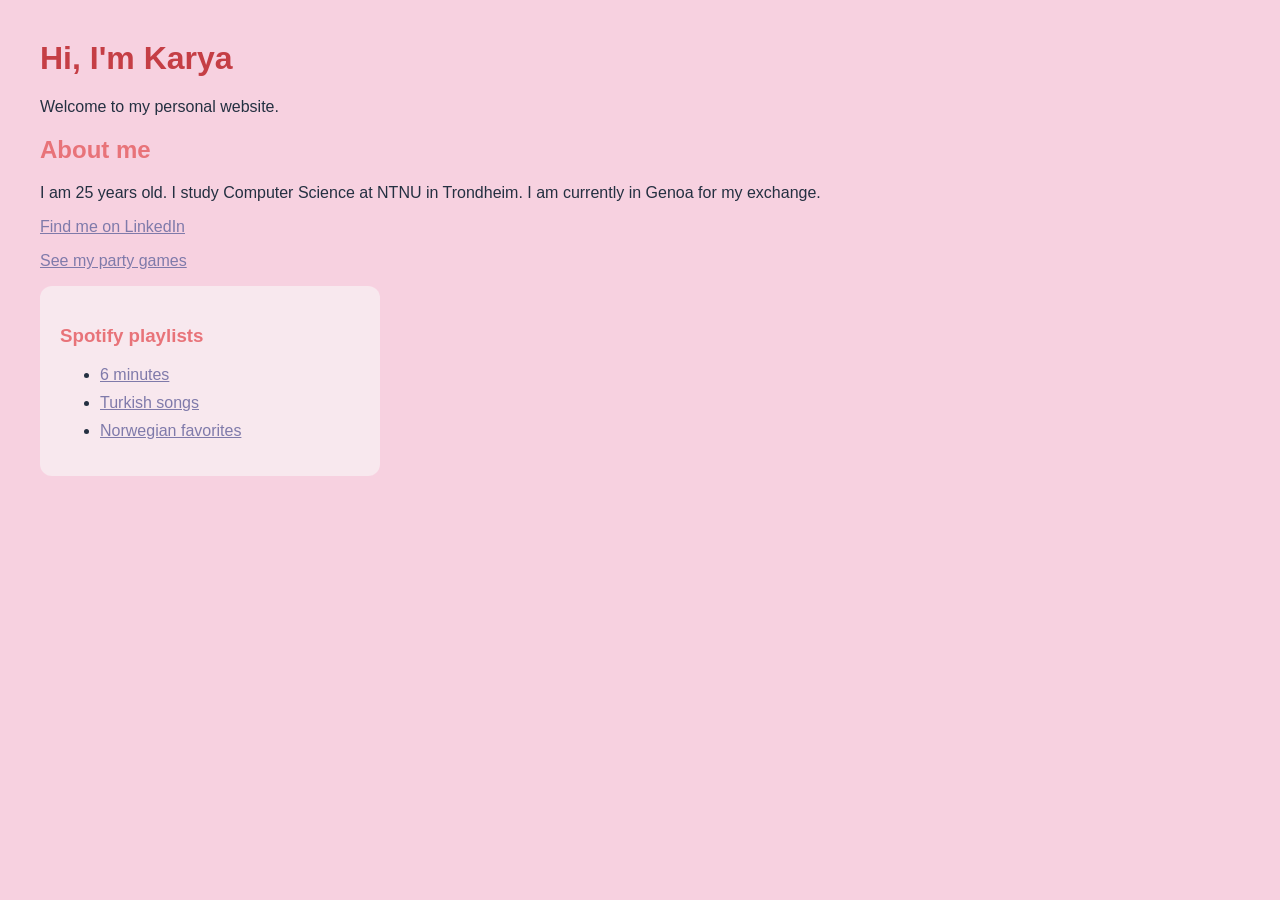
<file: index.html>
<!doctype html>
<html lang="en">
    <head>
        <title>My website</title>
        <link rel="stylesheet" href="styles.css">
    </head>
    <body>
        <h1>Hi, I'm Karya</h1>
        <p>Welcome to my personal website.</p>

        <h2>About me</h2>
        <p>I am 25 years old. I study Computer Science at NTNU in Trondheim. I am currently in Genoa for my exchange.</p>
        <p><a href="https://www.linkedin.com/in/karya-vindstad-a56b75207">Find me on LinkedIn</a></p>
        <p><a href="games/index.html">See my party games</a></p>

        <section class="playlists">
            <h3>Spotify playlists</h3>
            <ul>
                <li><a href="https://open.spotify.com/playlist/5oV7sH60E0EEAgHSTPk22e?si=580a1b53340f4334">6 minutes</a></li>
                <li><a href="https://open.spotify.com/playlist/5jmWBZzPhd5KuMeLVPxfdE?si=0834c93c84b74629">Turkish songs</a></li>
                <li><a href="https://open.spotify.com/playlist/4MFfOWvLecti5mJ8hhvQUZ?si=0f435aa97d794d61">Norwegian favorites</a></li>
            </ul>
        </section>
    </body>
</html>
</file>
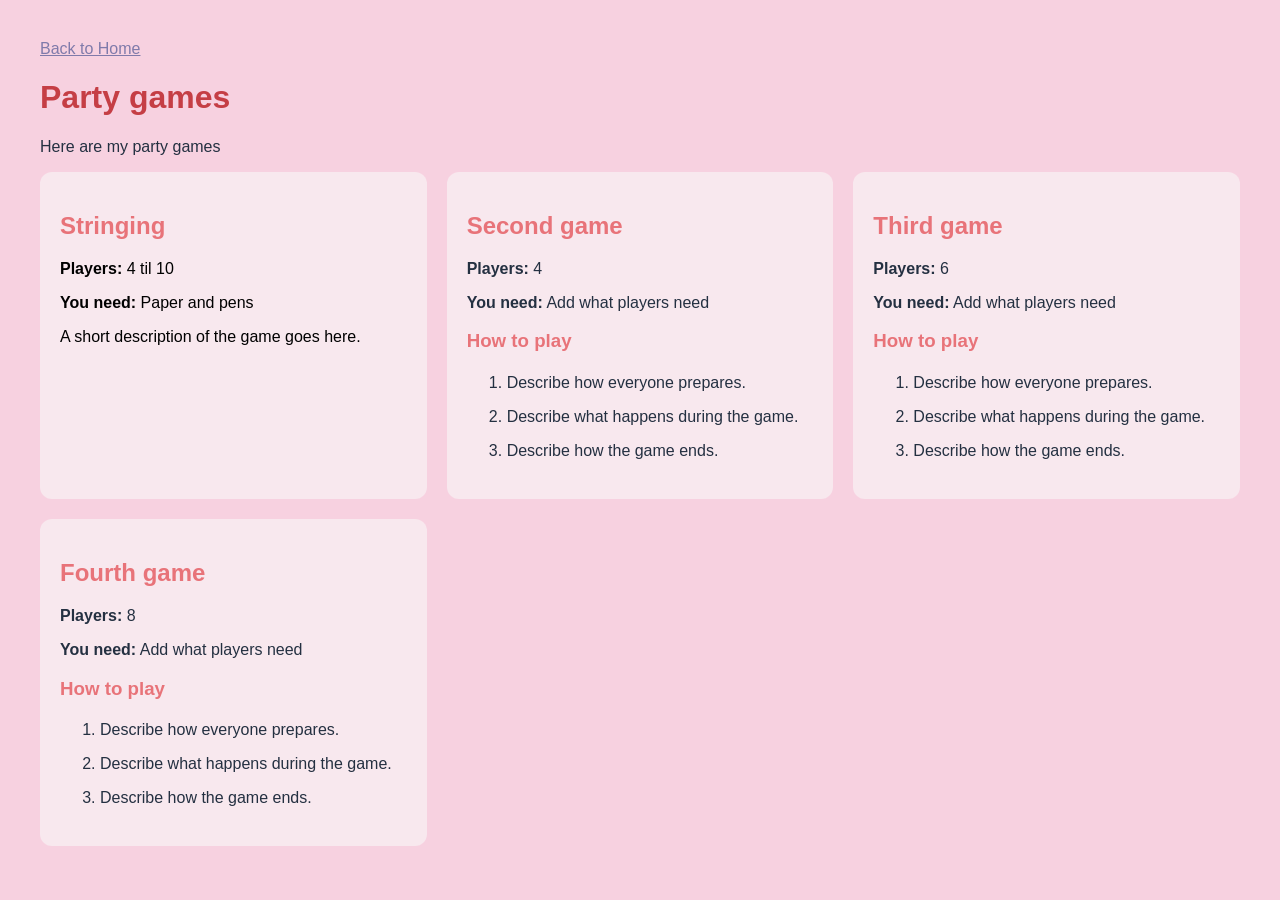
<file: games/index.html>
<!doctype html>
<html lang="en">
    <head>
        <title>Party games</title>
        <link rel="stylesheet" href="../styles.css">
    </head>
    <body>
        <p><a href="../index.html">Back to Home</a></p>
        <h1>Party games</h1>
        <p>Here are my party games</p>

        <div class="game-grid">
            <a class="game" href="stringing.html">
                <h2>Stringing</h2>

                <p><strong>Players:</strong> 4 til 10</p>
                <p><strong>You need:</strong> Paper and pens</p>
                <p>A short description of the game goes here.</p>
            </a>

            <section class="game">
                <h2>Second game</h2>

                <p><strong>Players:</strong> 4</p>
                <p><strong>You need:</strong> Add what players need</p>

                <h3>How to play</h3>
                <ol>
                    <li>Describe how everyone prepares.</li>
                    <li>Describe what happens during the game.</li>
                    <li>Describe how the game ends.</li>
                </ol>
            </section>

            <section class="game">
                <h2>Third game</h2>

                <p><strong>Players:</strong> 6</p>
                <p><strong>You need:</strong> Add what players need</p>

                <h3>How to play</h3>
                <ol>
                    <li>Describe how everyone prepares.</li>
                    <li>Describe what happens during the game.</li>
                    <li>Describe how the game ends.</li>
                </ol>
            </section>

            <section class="game">
                <h2>Fourth game</h2>

                <p><strong>Players:</strong> 8</p>
                <p><strong>You need:</strong> Add what players need</p>

                <h3>How to play</h3>
                <ol>
                    <li>Describe how everyone prepares.</li>
                    <li>Describe what happens during the game.</li>
                    <li>Describe how the game ends.</li>
                </ol>
            </section>
        </div>
    </body>
</html>
</file>
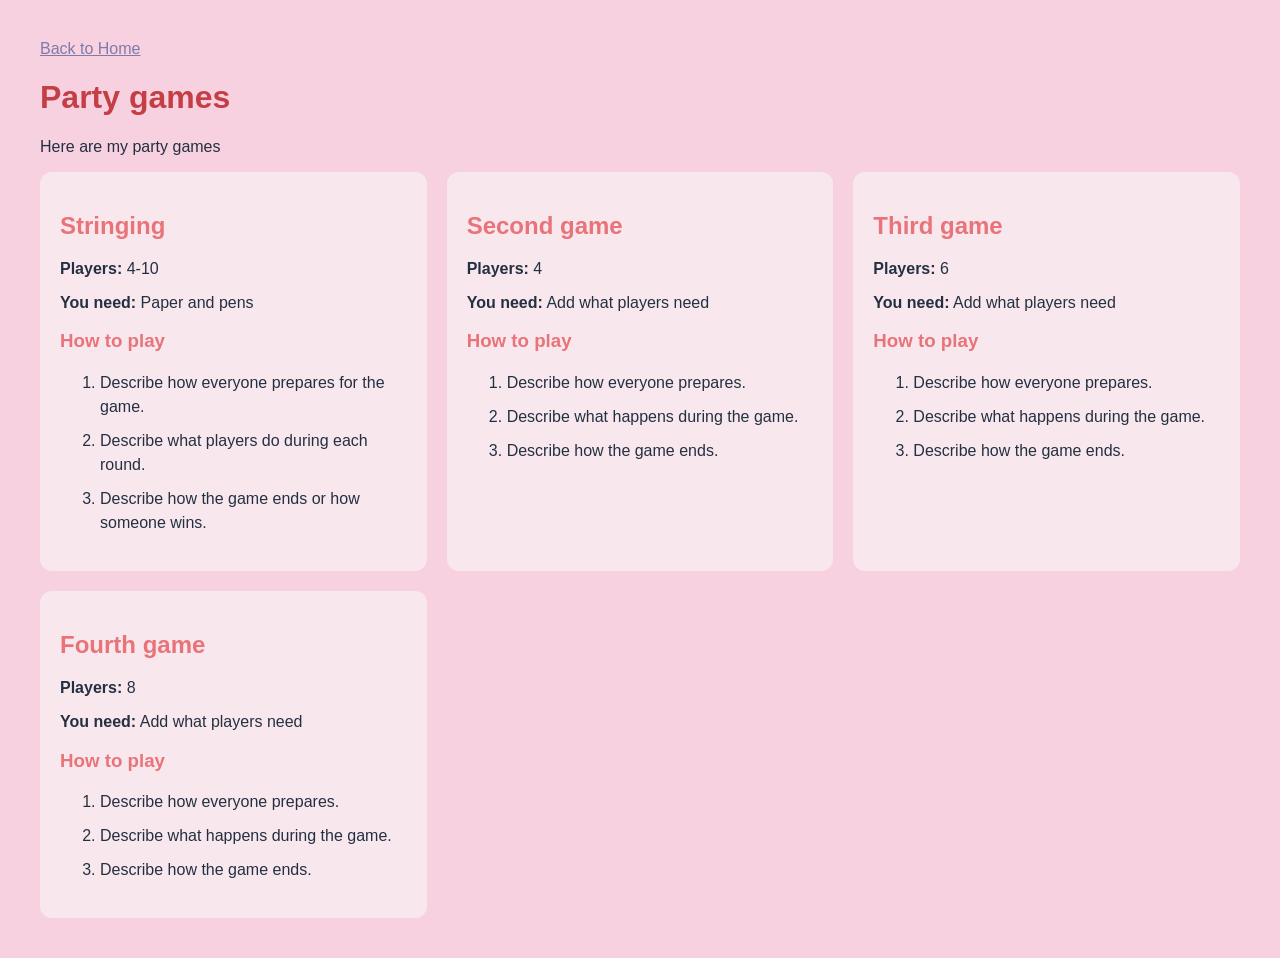
<file: games.html>
<!doctype html>
<html lang="en">
    <head>
        <title>Party games</title>
        <link rel="stylesheet" href="styles.css">
    </head>
    <body>
        <p><a href="index.html">Back to Home</a></p>
        <h1>Party games</h1>
        <p>Here are my party games</p>

        <div class="game-grid">
            <section class="game">
                <h2>Stringing</h2>

                <p><strong>Players:</strong> 4-10</p>
                <p><strong>You need:</strong> Paper and pens</p>

                <h3>How to play</h3>
                <ol>
                    <li>Describe how everyone prepares for the game.</li>
                    <li>Describe what players do during each round.</li>
                    <li>Describe how the game ends or how someone wins.</li>
                </ol>
            </section>

            <section class="game">
                <h2>Second game</h2>

                <p><strong>Players:</strong> 4</p>
                <p><strong>You need:</strong> Add what players need</p>

                <h3>How to play</h3>
                <ol>
                    <li>Describe how everyone prepares.</li>
                    <li>Describe what happens during the game.</li>
                    <li>Describe how the game ends.</li>
                </ol>
            </section>

            <section class="game">
                <h2>Third game</h2>

                <p><strong>Players:</strong> 6</p>
                <p><strong>You need:</strong> Add what players need</p>

                <h3>How to play</h3>
                <ol>
                    <li>Describe how everyone prepares.</li>
                    <li>Describe what happens during the game.</li>
                    <li>Describe how the game ends.</li>
                </ol>
            </section>

            <section class="game">
                <h2>Fourth game</h2>

                <p><strong>Players:</strong> 8</p>
                <p><strong>You need:</strong> Add what players need</p>

                <h3>How to play</h3>
                <ol>
                    <li>Describe how everyone prepares.</li>
                    <li>Describe what happens during the game.</li>
                    <li>Describe how the game ends.</li>
                </ol>
            </section>
        </div>
    </body>
</html>
</file>
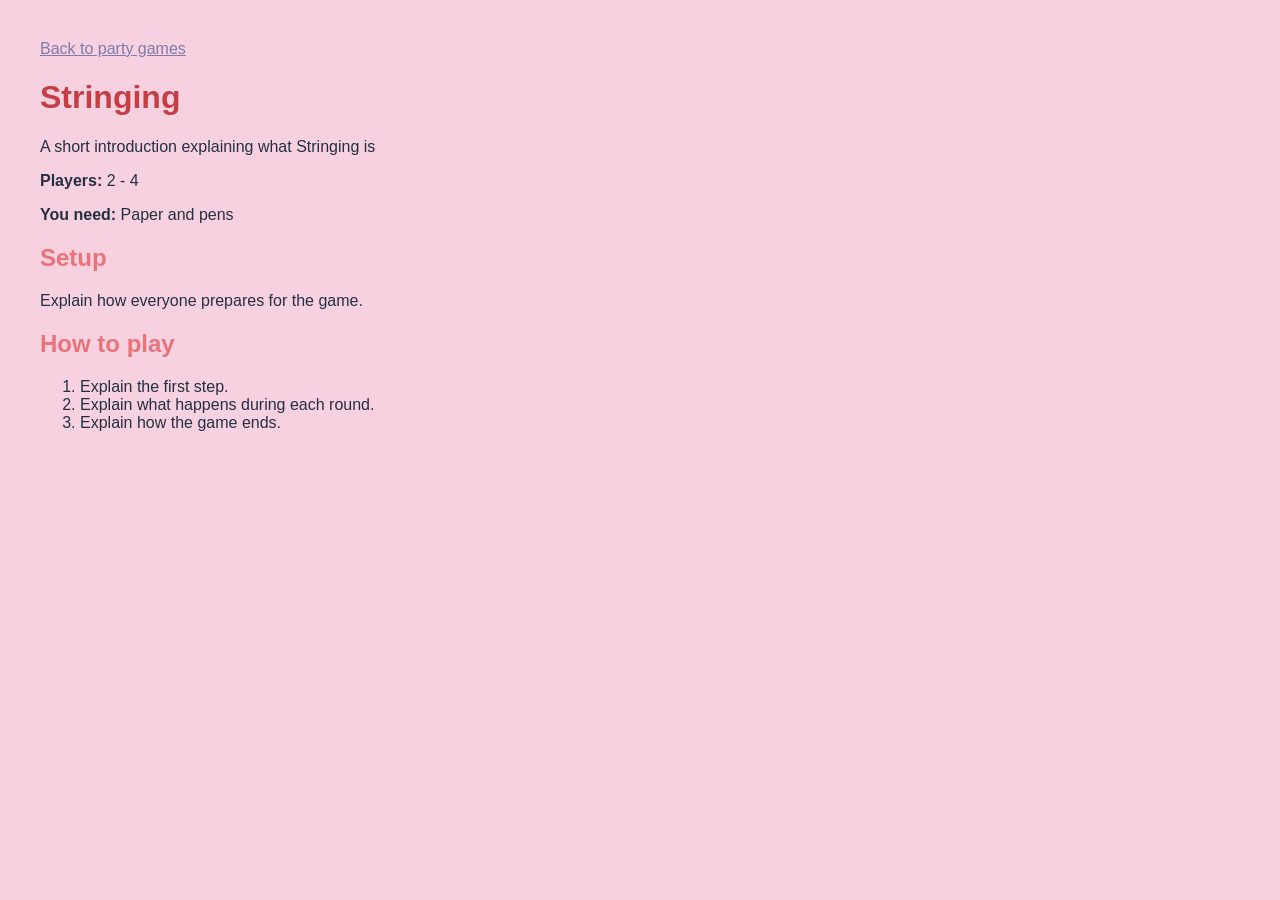
<file: games/stringing.html>
<!doctype html>
<html lang="en">
    <head>
        <title>Stringing | Party Games</title>
        <link rel="stylesheet" href="../styles.css">
    </head>

    <body>
        <p><a href="index.html">Back to party games</a></p>

        <main class="game-page">
            <h1>Stringing</h1>
            <p>A short introduction explaining what Stringing is</p>

            <section class="game-details">
                <p><strong>Players:</strong> 2 - 4</p>
                <p><strong>You need:</strong> Paper and pens</p>
            </section>

            <h2>Setup</h2>
            <p>Explain how everyone prepares for the game.</p>

            <h2>How to play</h2>
            <ol>
                <li>Explain the first step.</li>
                <li>Explain what happens during each round.</li>
                <li>Explain how the game ends.</li>
            </ol>
        </main>
    </body>
</html>
</file>
<file: styles.css>
body {
    font-family: Arial, sans-serif;
    background-color: rgb(247, 209, 224);
    color: #243041;
    margin: 40px;
}

h1 {
    color: #c53e45;
}

h2 {
    color: #e87379;
}

h3 {
    color: #e87379;
}

.playlists {
    background-color: rgb(248, 232, 238);
    padding: 20px;
    border-radius: 12px;
    max-width: 300px;
}

.playlists li {
    margin-bottom: 10px;
}

a:link, a:visited {
    color:rgb(127, 122, 170);
}

a:hover {
    color:rgb(66, 57, 69);
}

.game {
    background-color: rgb(248, 232, 238);
    padding: 20px;
    border-radius: 12px;
}

.game li {
    margin-bottom: 10px;
    line-height: 1.5;
}

.game-grid {
    display: grid;
    grid-template-columns: repeat(auto-fit, minmax(300px, 1fr));
    gap: 20px;
}

.game:link, 
.game:visited {
    color: black;
    text-decoration: none;
}

.game:hover {
    transform: translateY(-4px);
}
</file>
